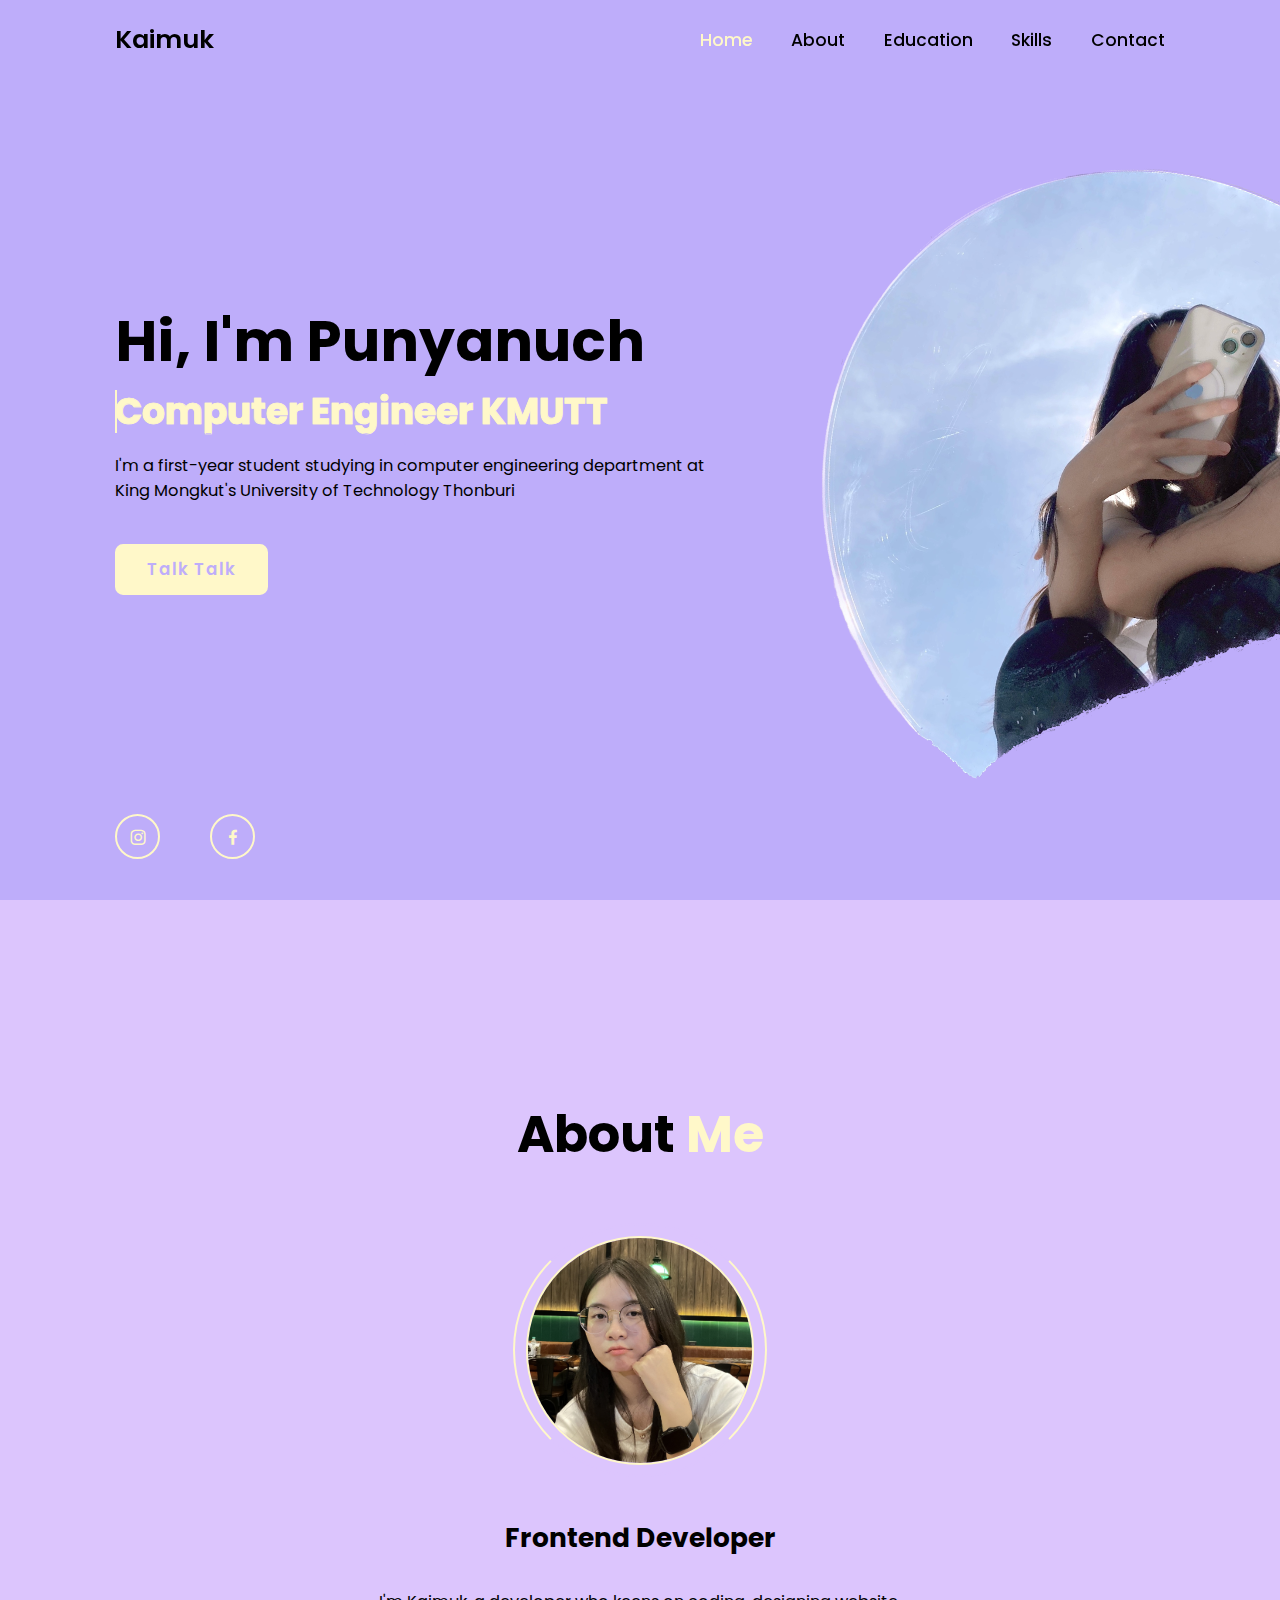
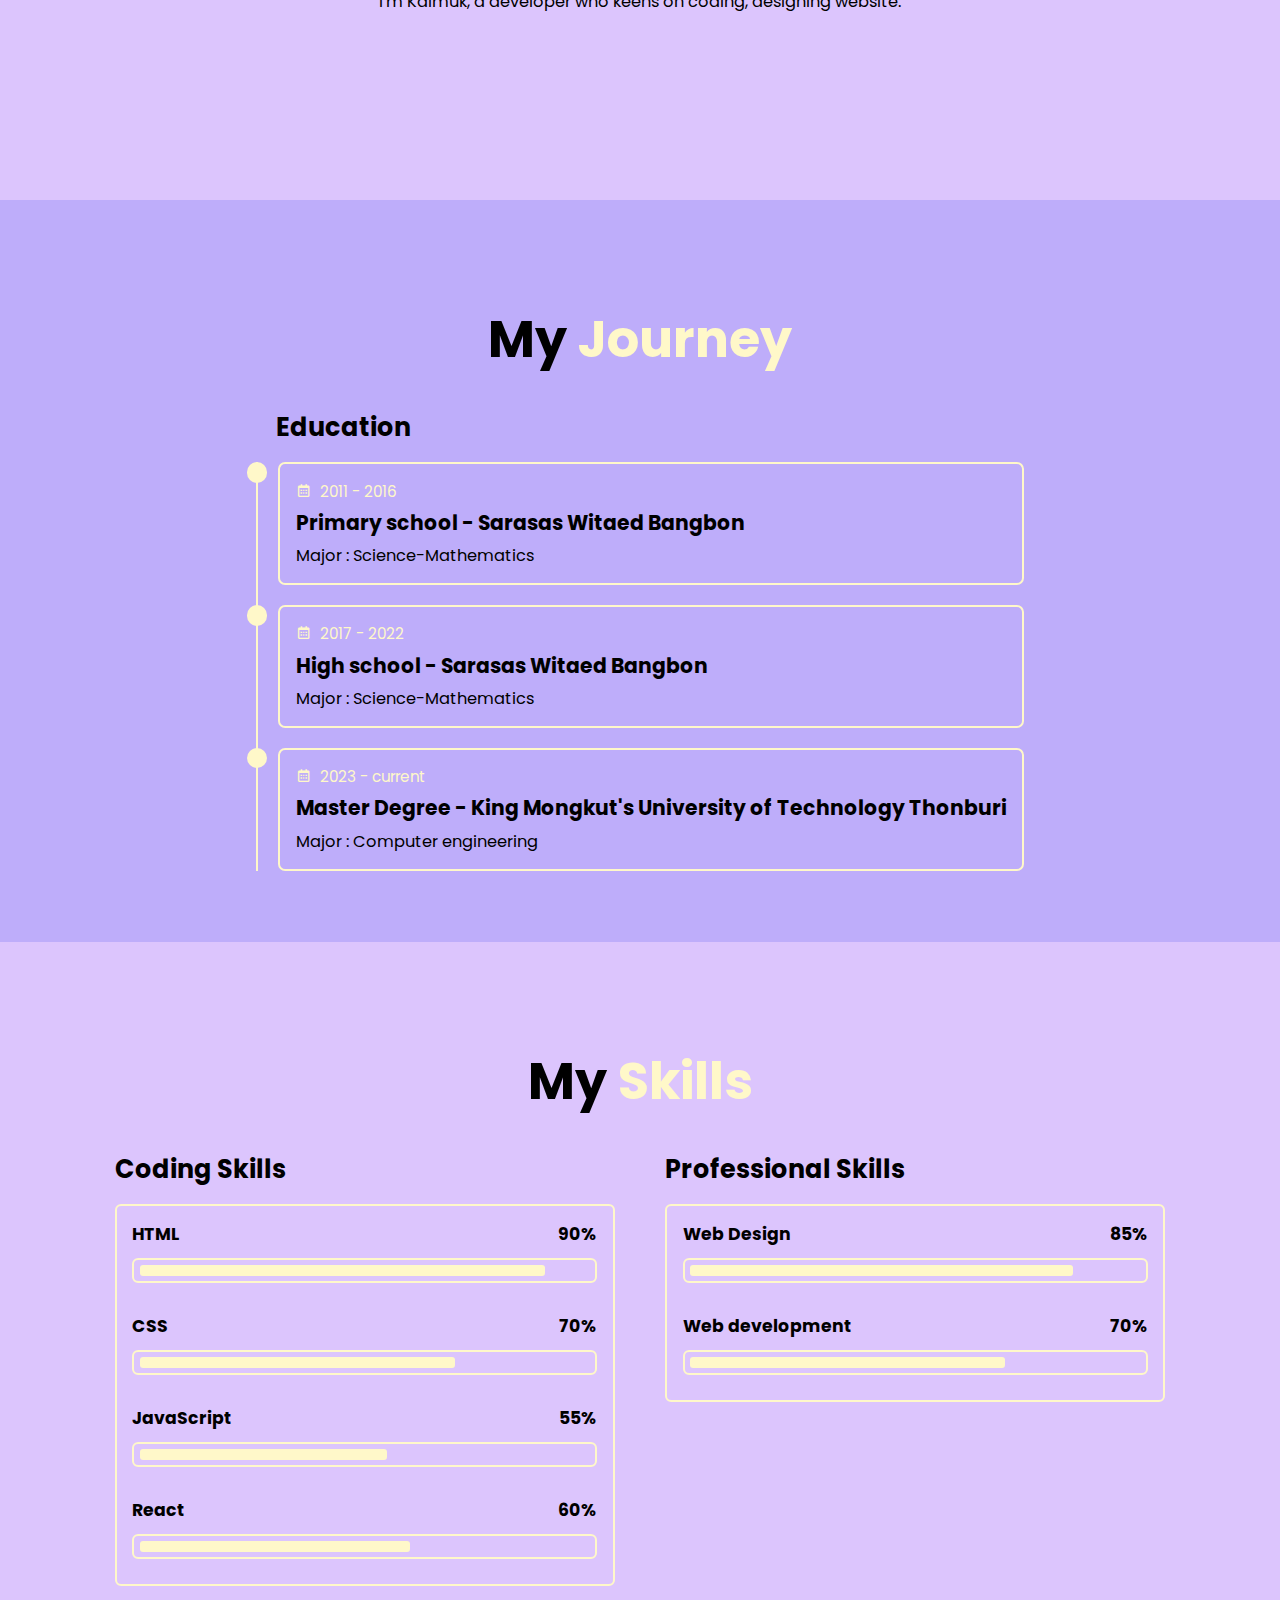
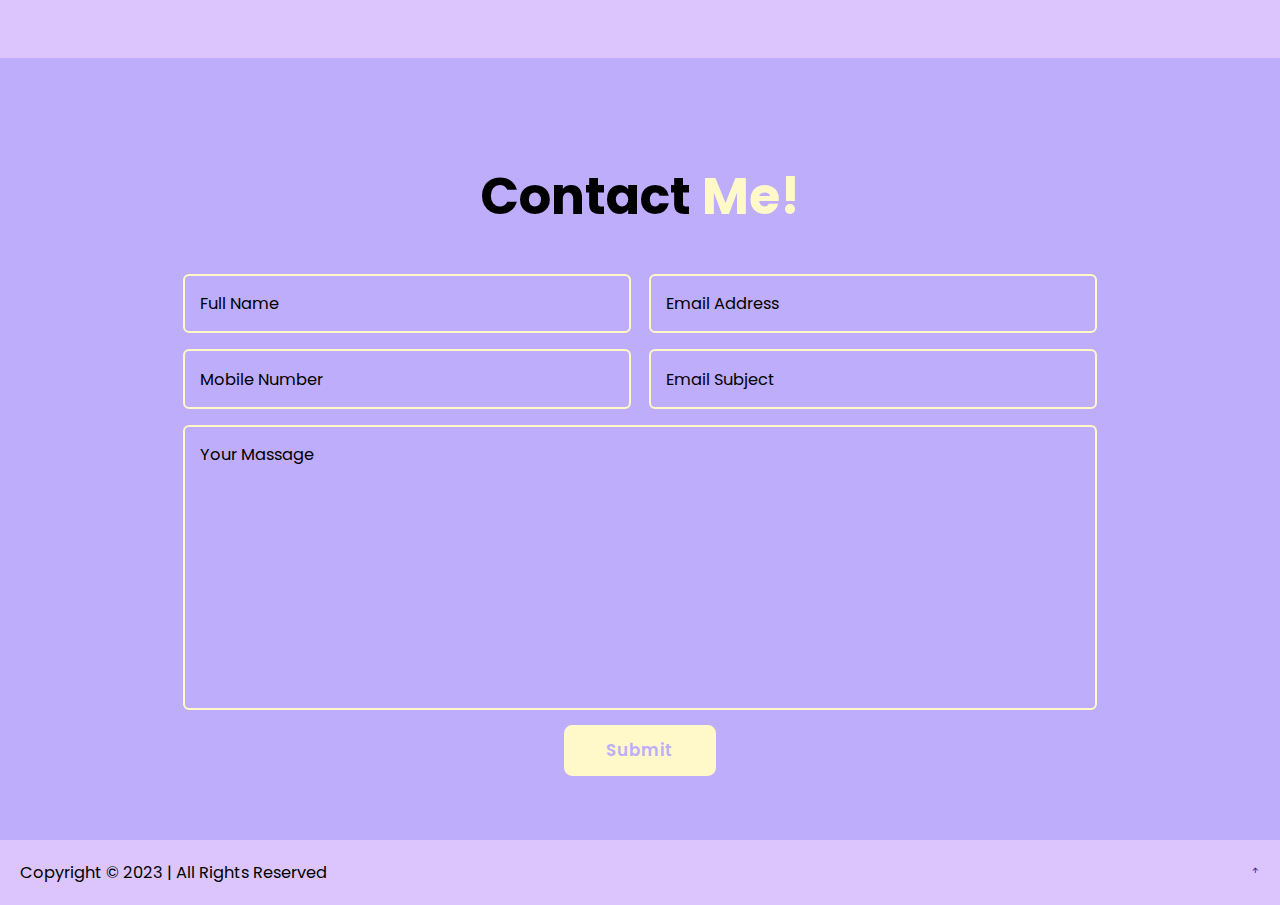
<file: index.html>
<!DOCTYPE html>
<html lang="en">
<head>
    <meta charset="UTF-8">
    <meta name="viewport" content="width=device-width, initial-scale=1.0">
    <title>Portfolio</title>
    <link rel="stylesheet" href="style.css">
    <link href='https://unpkg.com/boxicons@2.1.4/css/boxicons.min.css' rel='stylesheet'>

</head>
<body>
    
 <header class="header">

    <a href="#" class = "logo">Kaimuk</a>

    <nav class="navbar">
        <a href="#home" class="active">Home</a>
        <a href="#about">About</a>
        <a href="#education">Education</a>
        <a href="#skills">Skills</a>
        <a href="#contact">Contact</a>
    </nav>
 </header>

    <section class="home" id="home">
        <div class="home-content">
            
            <h1>Hi, I'm <span>Punyanuch</span></h1>
                <div class="text-animate">
                    <h3>Computer Engineer KMUTT</h3>
                </div>
                <p>I'm a first-year student studying in computer engineering department 
                    at King Mongkut's University of Technology Thonburi </p>
                
                <div class="btn-box">
                    <a href="https://instagram.com/k_ikaii?igshid=NGVhN2U2NjQ0Yg%3D%3D&utm_source=qr" target="_blank"" class="btn">Talk Talk</a>
                </div>
                <img src="image/Home.png">
        </div>
                

        <div class="home-social">
            <a href="https://instagram.com/k_ikaii?igshid=NGVhN2U2NjQ0Yg%3D%3D&utm_source=qr" target="_blank" ><i class='bx bxl-instagram'></i></a>
            <a href="https://www.facebook.com/kkai.iakk" target="_blank"><i class='bx bxl-facebook'></i></a>
        </div>
        
    </section>
    
        <section class="about" id="about">
            <h2 class="heading">About<span> Me</span></h2>
            <div class="about-img">
                <img src="image/about.jpg" alt="">
                <span class="circle-outside"></span>
            </div>

            <div class="about-content">
                <h3>Frontend Developer</h3>
                <p>I'm Kaimuk, a developer who keens on coding, designing website.</p>
            
            </div>
        </section>
        
        <section class="education" id="education">
            <h2 class="heading">My<span> Journey</span></h2>

            <div class="education-row">
                <div class="education-column">
                    <h3 class="title">Education</h3>
                    <div class="education-box">
                        <div class="education-content">
                            <div class="content">
                                <div class="year"><i class='bx bx-calendar'></i> 2011 - 2016</div>
                                <h3>Primary school - Sarasas Witaed Bangbon</h3>
                                <p>Major : Science-Mathematics</p>
                            </div>
                        </div>

                        <div class="education-content">
                            <div class="content">
                                <div class="year"><i class='bx bx-calendar'></i> 2017 - 2022</div>
                                <h3>High school - Sarasas Witaed Bangbon</h3>
                                <p>Major : Science-Mathematics</p>
                            </div>
                        </div>

                        <div class="education-content">
                            <div class="content">
                                <div class="year"><i class='bx bx-calendar'></i> 2023 - current</div>
                                <h3>Master Degree - King Mongkut's University of Technology Thonburi </h3>
                                <p>Major : Computer engineering </p>
                            </div>
                        </div>
                    </div>
                </div>

            </div>
        </section>

        <section class="skills" id="skills">
            <h2 class="heading">My<span> Skills</span></h2>
            <div class="skills-row">
                <div class="skills-column">
                    <h3 class="title">Coding Skills</h3>

                    <div class="skills-box">
                        <div class="skills-content">
                            <div class="progress">
                                <h3>HTML <span>90%</span></h3>
                                <div class="bar"><span></span></div>
                            </div>

                             <div class="progress">
                                <h3>CSS <span>70%</span></h3>
                                 <div class="bar"><span></span></div>
                            </div>

                             <div class="progress">
                                <h3>JavaScript <span>55%</span></h3>
                                <div class="bar"><span></span></div>
                            </div>

                            <div class="progress">
                                <h3>React <span>60%</span></h3>
                                <div class="bar"><span></span></div>
                            </div>
                        </div>
                    </div>
                </div>
            

            
                <div class="skills-column">
                    <h3 class="title">Professional Skills</h3>

                    <div class="skills-box">
                        <div class="skills-content">
                            <div class="progress">
                                <h3>Web Design <span>85%</span></h3>
                                <div class="bar"><span></span></div>
                            </div>

                            <div class="progress">
                                <h3>Web development <span>70%</span></h3>
                                <div class="bar"><span></span></div>
                            </div>
                        </div>
                    </div>
                </div>
            </div>
        </section>

        <section class="contact" id="contact">
            <h2 class="heading">Contact <span>Me!</span></h2>

            <form action="#">
                <div class="input-box">
                    <div class="input-field">
                        <input type="text" placeholder="Full Name" required>
                        <span class="focus"></span>
                    </div>
                    <div class="input-field">
                        <input type="text" placeholder="Email Address" required>
                        <span class="focus"></span>
                    </div>
                </div>

                <div class="input-box">
                    <div class="input-field">
                        <input type="text" placeholder="Mobile Number" required>
                        <span class="focus"></span>
                    </div>
                    <div class="input-field">
                        <input type="text" placeholder="Email Subject" required>
                        <span class="focus"></span>
                    </div>
                </div>

                <div class="textarea-field">
                    <textarea name="" id="" cols="30" rows="10" placeholder="Your Massage" required></textarea>
                    <span class="focus"></span>
                </div>

                <div class="btn-box btns">
                    <button type="submit" class="btn">Submit</button>
                </div>
            </form>
        </section>

        <footer class="footer">
            <div class="footer-text">
                <p>Copyright &copy; 2023 | All Rights Reserved</p>
            </div> 

            <div class="footer-iconTop">
                <a href=""><i class="bx bx-up-arrow-alt"></i></a>
            </div>
        </footer>
    <script src="script.js"></script>
</body>
</html>
</file>
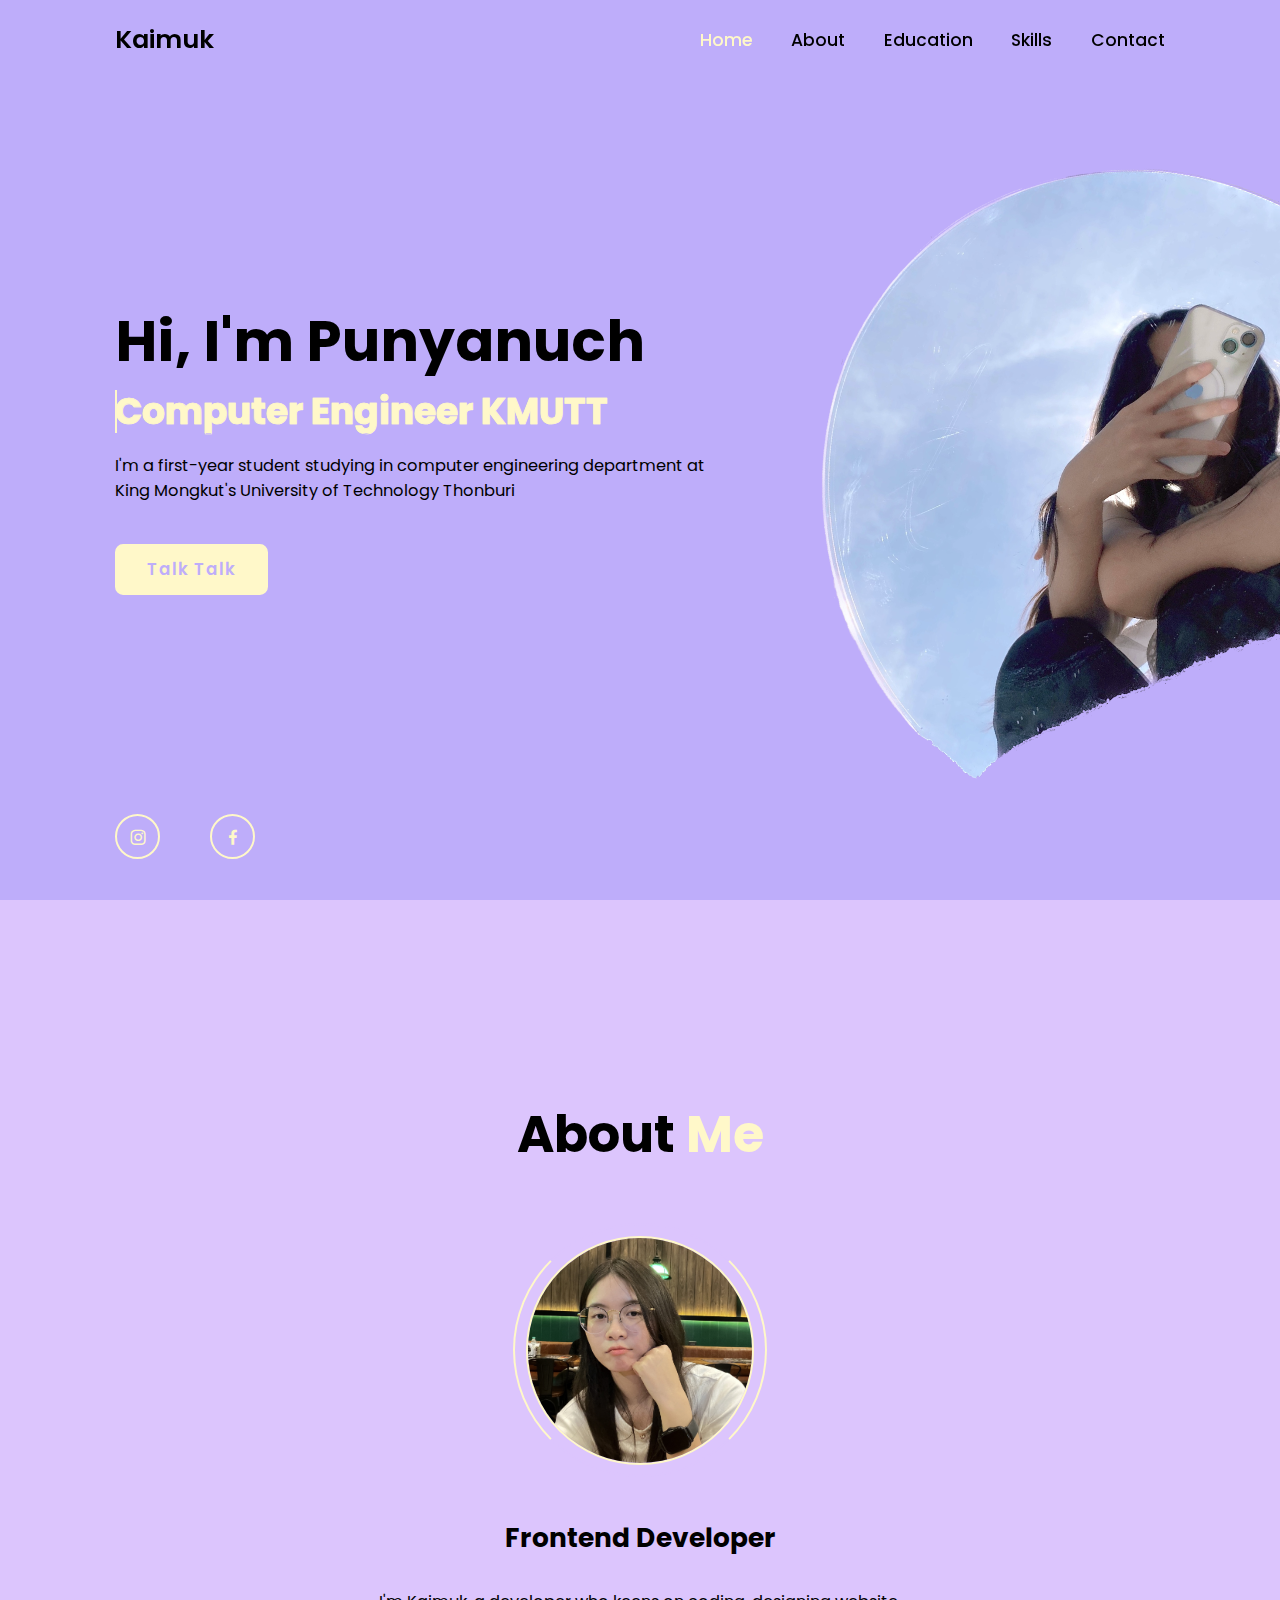
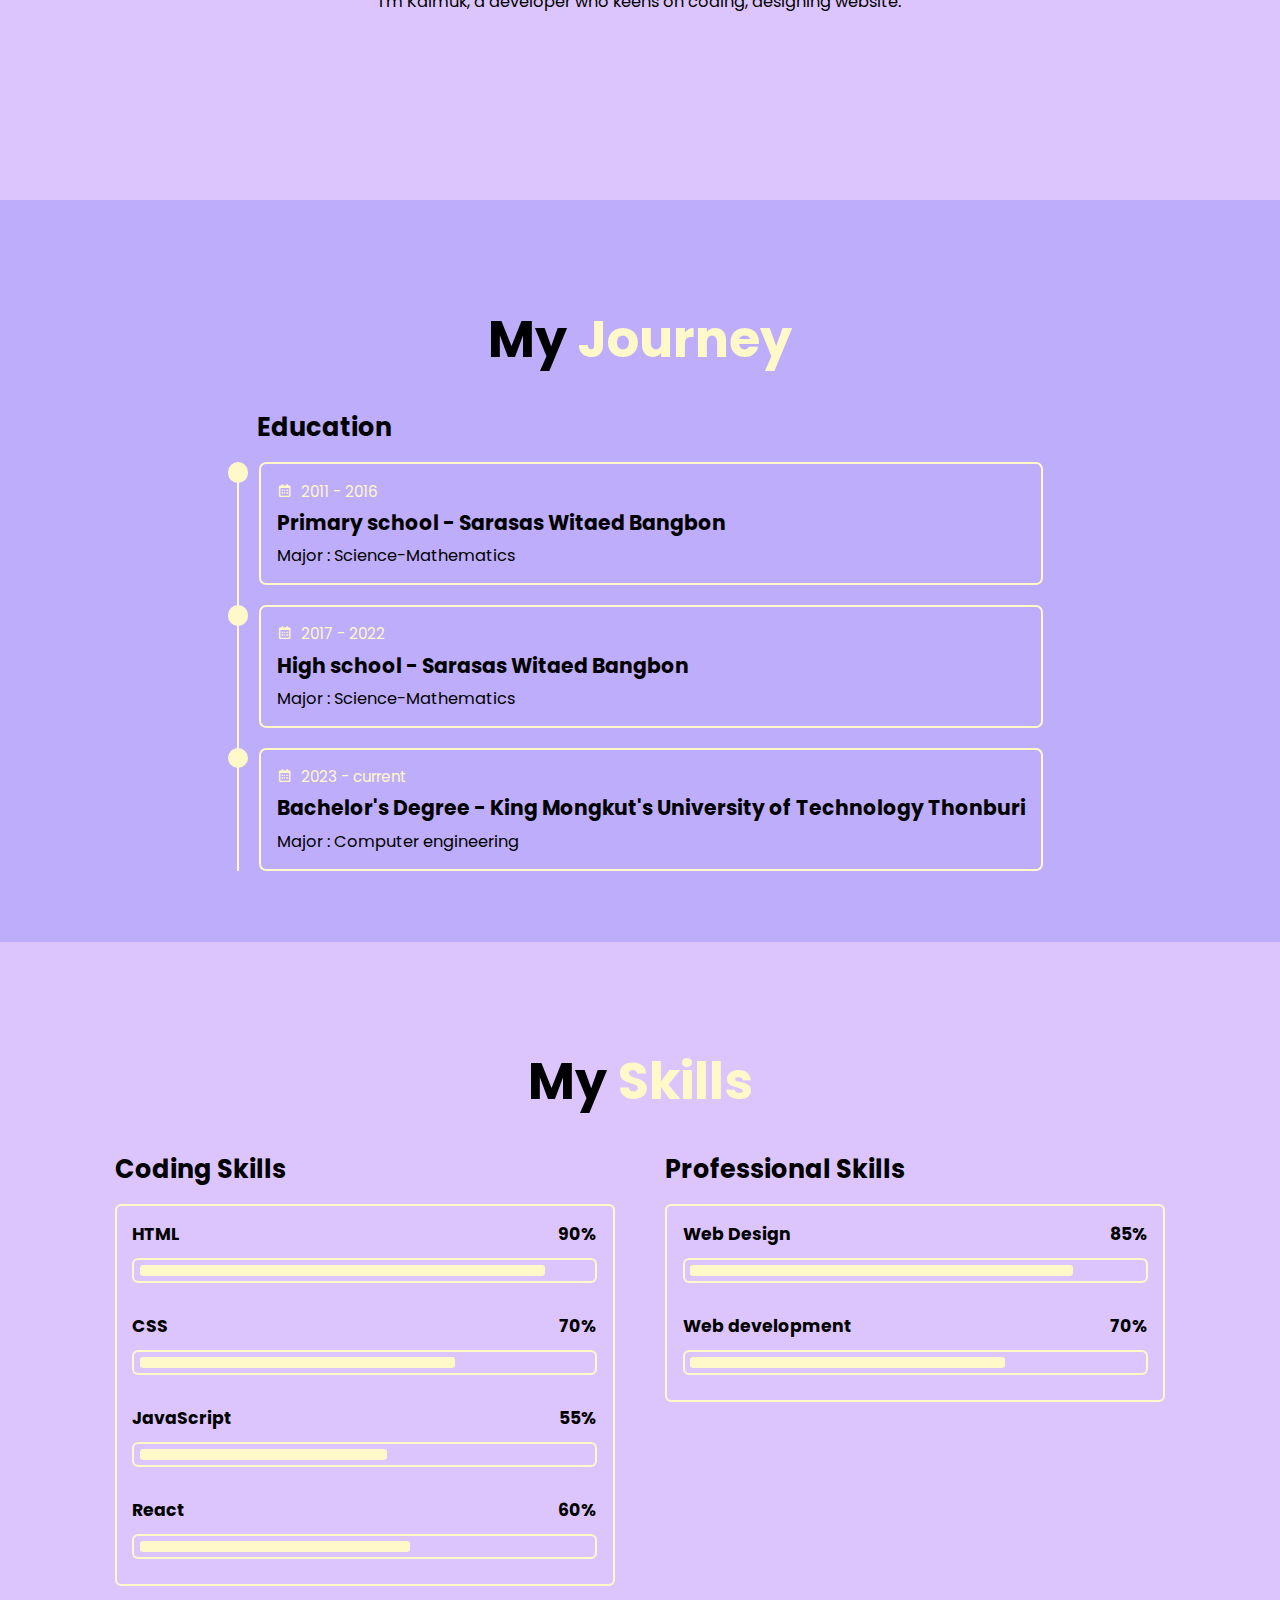
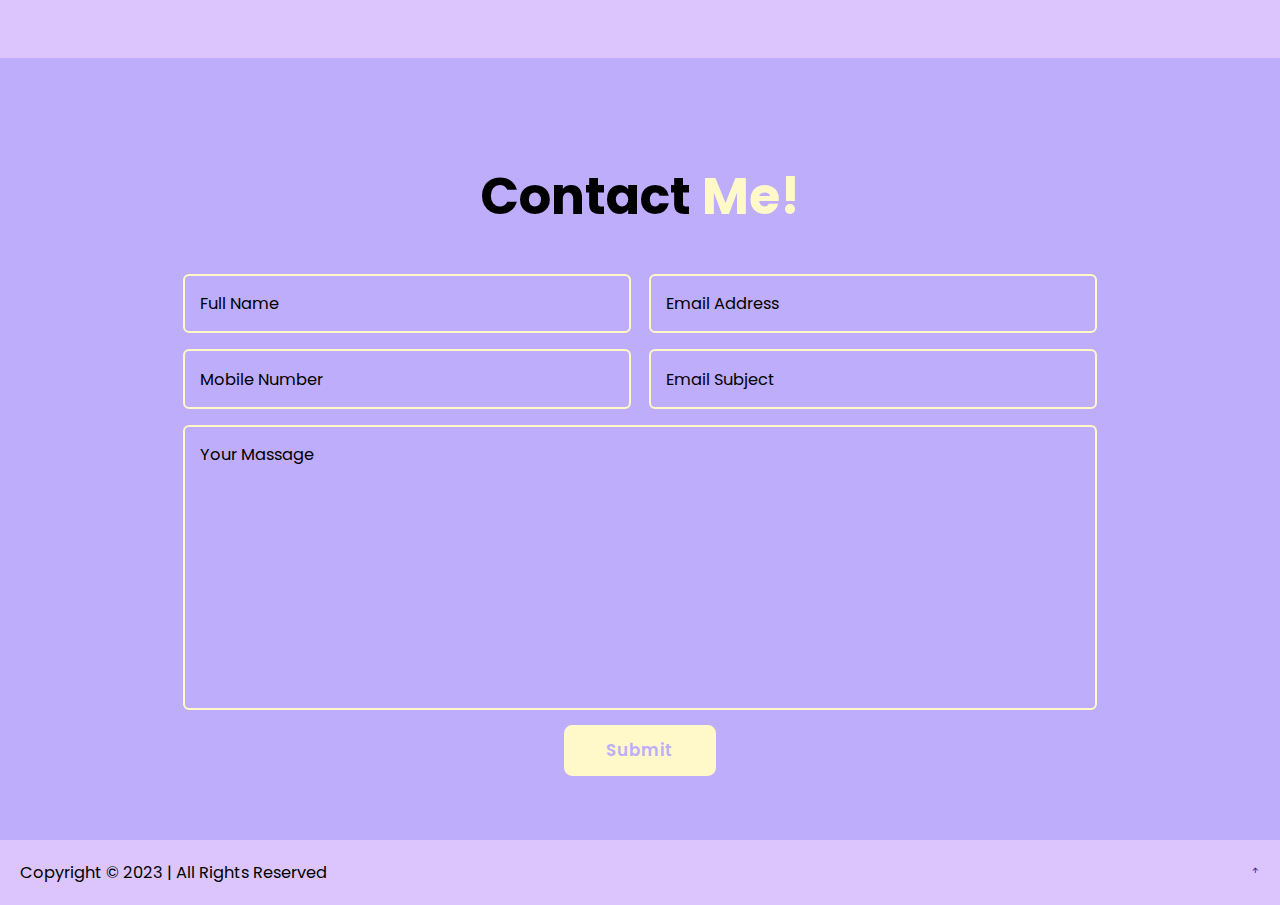
<file: public/index.html>
<!DOCTYPE html>
<html lang="en">
<head>
    <meta charset="UTF-8">
    <meta name="viewport" content="width=device-width, initial-scale=1.0">
    <title>Portfolio</title>
    <link rel="stylesheet" href="style.css">
    <link href='https://unpkg.com/boxicons@2.1.4/css/boxicons.min.css' rel='stylesheet'>

</head>
<body>
    
 <header class="header">

    <a href="#" class = "logo">Kaimuk</a>

    <nav class="navbar">
        <a href="#home" class="active">Home</a>
        <a href="#about">About</a>
        <a href="#education">Education</a>
        <a href="#skills">Skills</a>
        <a href="#contact">Contact</a>
    </nav>
 </header>

    <section class="home" id="home">
        <div class="home-content">
            
            <h1>Hi, I'm <span>Punyanuch</span></h1>
                <div class="text-animate">
                    <h3>Computer Engineer KMUTT</h3>
                </div>
                <p>I'm a first-year student studying in computer engineering department 
                    at King Mongkut's University of Technology Thonburi </p>
                
                <div class="btn-box">
                    <a href="https://instagram.com/k_ikaii?igshid=NGVhN2U2NjQ0Yg%3D%3D&utm_source=qr" target="_blank"" class="btn">Talk Talk</a>
                </div>
                <img src="image/Home.png">
        </div>
                

        <div class="home-social">
            <a href="https://instagram.com/k_ikaii?igshid=NGVhN2U2NjQ0Yg%3D%3D&utm_source=qr" target="_blank" ><i class='bx bxl-instagram'></i></a>
            <a href="https://www.facebook.com/kkai.iakk" target="_blank"><i class='bx bxl-facebook'></i></a>
        </div>
        
    </section>
    
        <section class="about" id="about">
            <h2 class="heading">About<span> Me</span></h2>
            <div class="about-img">
                <img src="image/about.jpg" alt="">
                <span class="circle-outside"></span>
            </div>

            <div class="about-content">
                <h3>Frontend Developer</h3>
                <p>I'm Kaimuk, a developer who keens on coding, designing website.</p>
            
            </div>
        </section>
        
        <section class="education" id="education">
            <h2 class="heading">My<span> Journey</span></h2>

            <div class="education-row">
                <div class="education-column">
                    <h3 class="title">Education</h3>
                    <div class="education-box">
                        <div class="education-content">
                            <div class="content">
                                <div class="year"><i class='bx bx-calendar'></i> 2011 - 2016</div>
                                <h3>Primary school - Sarasas Witaed Bangbon</h3>
                                <p>Major : Science-Mathematics</p>
                            </div>
                        </div>

                        <div class="education-content">
                            <div class="content">
                                <div class="year"><i class='bx bx-calendar'></i> 2017 - 2022</div>
                                <h3>High school - Sarasas Witaed Bangbon</h3>
                                <p>Major : Science-Mathematics</p>
                            </div>
                        </div>

                        <div class="education-content">
                            <div class="content">
                                <div class="year"><i class='bx bx-calendar'></i> 2023 - current</div>
                                <h3>Bachelor's Degree - King Mongkut's University of Technology Thonburi </h3>
                                <p>Major : Computer engineering </p>
                            </div>
                        </div>
                    </div>
                </div>

            </div>
        </section>

        <section class="skills" id="skills">
            <h2 class="heading">My<span> Skills</span></h2>
            <div class="skills-row">
                <div class="skills-column">
                    <h3 class="title">Coding Skills</h3>

                    <div class="skills-box">
                        <div class="skills-content">
                            <div class="progress">
                                <h3>HTML <span>90%</span></h3>
                                <div class="bar"><span></span></div>
                            </div>

                             <div class="progress">
                                <h3>CSS <span>70%</span></h3>
                                 <div class="bar"><span></span></div>
                            </div>

                             <div class="progress">
                                <h3>JavaScript <span>55%</span></h3>
                                <div class="bar"><span></span></div>
                            </div>

                            <div class="progress">
                                <h3>React <span>60%</span></h3>
                                <div class="bar"><span></span></div>
                            </div>
                        </div>
                    </div>
                </div>
            

            
                <div class="skills-column">
                    <h3 class="title">Professional Skills</h3>

                    <div class="skills-box">
                        <div class="skills-content">
                            <div class="progress">
                                <h3>Web Design <span>85%</span></h3>
                                <div class="bar"><span></span></div>
                            </div>

                            <div class="progress">
                                <h3>Web development <span>70%</span></h3>
                                <div class="bar"><span></span></div>
                            </div>
                        </div>
                    </div>
                </div>
            </div>
        </section>

        <section class="contact" id="contact">
            <h2 class="heading">Contact <span>Me!</span></h2>

            <form action="#">
                <div class="input-box">
                    <div class="input-field">
                        <input type="text" placeholder="Full Name" required>
                        <span class="focus"></span>
                    </div>
                    <div class="input-field">
                        <input type="text" placeholder="Email Address" required>
                        <span class="focus"></span>
                    </div>
                </div>

                <div class="input-box">
                    <div class="input-field">
                        <input type="text" placeholder="Mobile Number" required>
                        <span class="focus"></span>
                    </div>
                    <div class="input-field">
                        <input type="text" placeholder="Email Subject" required>
                        <span class="focus"></span>
                    </div>
                </div>

                <div class="textarea-field">
                    <textarea name="" id="" cols="30" rows="10" placeholder="Your Massage" required></textarea>
                    <span class="focus"></span>
                </div>

                <div class="btn-box btns">
                    <button type="submit" class="btn">Submit</button>
                </div>
            </form>
        </section>

        <footer class="footer">
            <div class="footer-text">
                <p>Copyright &copy; 2023 | All Rights Reserved</p>
            </div> 

            <div class="footer-iconTop">
                <a href=""><i class="bx bx-up-arrow-alt"></i></a>
            </div>
        </footer>
    <script src="script.js"></script>
</body>
</html>
</file>
<file: style.css>
@import url('https://fonts.googleapis.com/css2?family=Poppins:wght@100;200;300;400;500;600;700;800;900&display=swap');

*{
    margin: 0;
    padding: 0;
    box-sizing: border-box;
    text-decoration: none;
    border: none;
    outline: none;
    scroll-behavior: smooth;
    font-family: 'Poppins', sans-serif;
}

:root 
{
    --bg-color: #BEADFA;
    --second-bg-color : #dcc5fd;
    --text-color: #000000;
    --main-color: #FFF8C9;
}

html
{
    font-size: 63.5%;
    overflow-x: hidden;
}
body
{
    background: var(--bg-color);
    color: var(--text-color);

}

.header
{
    position: fixed;
    top: 0;
    left: 0;
    width: 100%;
    padding: 2rem 9%;
    background: transparent;
    display: flex;
    justify-content: space-between;
    align-items: center;
    z-index: 100;
    transition: .3s;
}

.header.sticky
{
    background: var(--bg-color);

}
.logo

{
    font-size: 2.5rem;
    color: var(--text-color);
    font-weight: 600;
}

.navbar a
{
    font-size: 1.7rem;
    color: var(--text-color);
    font-weight: 500;
    margin-left: 3.5rem;
}

.navbar a:hover, .navbar a.active 
{
    color: var(--main-color);
}

#menu-icon
{
    font-size: 3.6rem;
    color: var(--text-color);
    cursor: pointer;
    display:none;
}

section
{
    min-height: 100vh;
    padding: 10rem 9% 2rem;
}

.home
{
    display: flex;
    align-items: center;
    padding: 0 9%;
    /*background: url('/image/Home.png') no-repeat;*/
    background-size: cover;
    background-position: center;
}

.home-content 
{
    max-width: 60rem;
}

.home-content h1
{
    font-size: 5.6rem;
    font-weight: 700;
    line-height: 1.3;
}

.home-content h1 span
{
    color: var(--text-color);
}

.home-content .text-animate
{
    position: relative;
    width: 32.8rem;
}

.home-content .text-animate h3
{
    position: relative;
    width: 50rem;
    margin: 1rem  0 1rem 0;
    line-height: 1.2;
}

.home-content .text-animate h3
{
    font-size: 3.55rem;
    font-weight: 700;
    color: transparent;
    -webkit-text-stroke: .7px var(--main-color);
    background-image: linear-gradient(var(--main-color),var(--main-color));
    background-repeat: no-repeat;
    -webkit-background-clip: text;
    background-position: 0 0;
    animation: homeAnimateText 6s linear infinite ;
    animation-delay: 2s;
}

.home-content .text-animate h3::before
{
    content: '';
    position: absolute;
    top: 0;
    left: 0;
    width: 0;
    height: 100%;
    border-right: 2px solid var(--main-color) ;
    animation: homeCursorAnimateText 6s linear infinite ;
    animation-delay: 2s;
    z-index: -1;
}

.home-content p 
{
    font-size: 1.6rem;
    margin: 2rem 0 4rem;
}

.btn-box
{
    position: relative;
    display: flex;
    justify-content: space-between;
    width: 34.5rem;
    height: 5rem;
}

.btn-box .btn
{
    position: relative;
    display: inline-flex;
    justify-content: center;
    align-items: center;
    width: 15rem;
    height: 100%;
    background-color:var(--main-color);
    border: .2rem solid var(--main-color);
    border-radius: .8rem;
    font-size: 1.65rem;
    font-weight: 600;
    letter-spacing: .1rem;
    color: var(--bg-color);
    z-index: 1;
    overflow: hidden;
}

.btn-box .btn::before
{
    content: '';
    position: absolute;
    top: 0;
    left: 0;
    width: 0;
    height: 100%;
    background:var(--bg-color);
    z-index: -1;
    transition: .5s;
}

.btn-box .btn:hover::before
{
    width: 100%;
}

.btn-box .btn:nth-child(1):hover
{
    color: var(--main-color);
}

.btn-box .btn:nth-child(2)
{
    background: transparent;
    color: var(--main-color);
}

.btn-box .btn:nth-child(2):hover
{
    color: var(--bg-color);
}

.btn-box .btn:nth-child(2)::before
{
    background: var(--main-color);
}

.home-social
{
    position: absolute;
    bottom: 4rem;
    width: 140px;
    display: flex;
    justify-content:space-between;
}

.home-social a{
    position: relative;
    display: inline-flex;
    justify-content: center;
    align-items: center;
    width: 45px;
    height: 45px;
    background: transparent;
    border: .2rem solid var(--main-color);
    border-radius: 50%;
    font-size: 20px;
    color: var(--main-color);
    z-index: 1;
    overflow: hidden;
}

.home-social a::before
{
    content: '';
    position: absolute;
    top: 0;
    left: 0;
    width: 0;
    height: 100%;
    background: var(--main-color);
    z-index: -1;
    transition: .5s;
}

.home-social a:hover
{
    color: var(--bg-color);
}

.home-social a:hover::before
{
    width: 100%;
}


.about
{
    display: flex;
    justify-content: center;
    align-items: center;
    flex-direction: column;
    gap: 2rem;
    background: var(--second-bg-color);
    padding-bottom: 6rem;

}

.heading
{
    font-size: 5rem;
    margin-bottom: 3rem;
    text-align: center;
}

span 
{
    color: var(--main-color);
}


.about-img
{
    position: relative;
    width: 25rem;
    height: 25rem;
    border-radius: 50%;
    display: flex;
    justify-content: center;
    align-items: center;
}

.about-img img
{
   height: 90%;
   width:90%;
   border-radius: 50%;
   border: .2rem solid var(--main-color);
}

.about-img .circle-outside
{
    position: absolute;
    top: 50%;
    left: 50%;
    transform: translate(-50%,-50%) rotate(0);
    width: 100%;
    height: 100%;
    border-radius: 50%;
    border-top: .2rem solid var(--second-bg-color);
    border-bottom: .2rem solid var(--second-bg-color);
    border-left: .2rem solid var(--main-color);
    border-right: .2rem solid var(--main-color);
}

.about-content
{
    text-align: center;
    
}

.about-content h3
{
    font-size: 2.6rem;
    margin: 2rem 0 3rem;
}

.about-content p
{
    font-size: 1.6rem;
    margin: 2rem 0 3rem;
}

.btn-box.btns 
{
    display: inline-block;
    width: 15rem;
}

.btn-box.btns a::before
{
    background: var(--second-bg-color);
}

.education
{
    display: flex;
    justify-content: center;
    align-items: center;
    flex-direction: column;
    min-height: auto;
    padding-bottom: 5rem;
}

.education .education-row
{
    display: flex;
    flex-wrap: wrap;
    gap: 5rem;
}

.education-row .education-column
{
    flex: 1 1 40rem;
}

.education-column .title
{
    font-size: 2.5rem;
    margin: 0 0 1.5rem 2rem;
}

.education-column .education-box
{
    border-left: .2rem solid var(--main-color);
}

.education-column .education-content
{
    position: relative;
    padding-left: 2rem;
}

.education-content .content
{
    position: relative;
    padding: 1.5rem;
    border: .2rem solid var(--main-color);
    border-radius: .7rem;
    margin-bottom: 2rem;
}

.education-content .content .year
{
    font-size: 1.5rem;
    color: var(--main-color);
    padding-bottom: .5rem;
}

.education-content .content .year i
{
    padding-right: .5rem;
}

.education-content .content h3
{
    font-size: 2rem;
}

.education-content .content p
{
    font-size: 1.6rem;
    padding-top: .5rem ;
}

.education-box .education-content::before
{
    content: '';
    position: absolute;
    top: 0;
    left: -1.1rem;
    width: 2rem;
    height: 2rem;
    background: var(--main-color);
    border-radius: 50%;
}

.education-content .content::before
{
    content: '';
    position: absolute;
    top: 0;
    left: 0;
    width: 0;
    height: 100%;
    background: var(--second-bg-color);
    z-index: -1;
    transition: .5s;
}

.education-content .content:hover::before
{
    width: 100%;
}

.skills 
{
    min-height: auto;
    padding-bottom: 7rem;
    background: var(--second-bg-color);
}

.skills .skills-row
{
    display: flex;
    flex-wrap: wrap;
    gap: 5rem;
}

.skills-row .skills-column
{
    flex: 1 1 40rem;
}

.skills-column .title
{
    font-size: 2.5rem;
    margin: 0 0 1.5rem;
}

.skills-box .skills-content
{
    position: relative;
    border: .2rem solid var(--main-color);
    border-radius: .6rem;
    padding: .5rem 1.5rem;
    z-index: 1;
    overflow: hidden;
}

.skills-box .skills-content::before
{
    content: '';
    position: absolute;
    top: 0;
    left: 0;
    width: 0;
    height: 100%;
    background: var(--bg-color);
    transition: .5s;
    z-index: -1;
}

.skills-box .skills-content:hover::before
{
    width: 100%;
}

.skills-content .progress
{
    padding : 1rem 0;
}

.skills-content .progress h3
{
    font-size: 1.7rem;
    display: flex;
    justify-content: space-between;
}

.skills-content .progress h3 span
{
    color: var(--text-color);
}

.skills-content .progress .bar{
    height: 2.5rem;
    border-radius: .6rem;
    border: .2rem solid var(--main-color);
    padding: .5rem;
    margin: 1rem 0;
}

.skills-content .progress .bar span
{
    display: block;
    height: 100%;
    border-radius: .3rem;
    background: var(--main-color);
}

.skills-column:nth-child(1) .skills-content .progress:nth-child(1) .bar span
{
    width: 90%;
}

.skills-column:nth-child(1) .skills-content .progress:nth-child(2) .bar span
{
    width: 70%;
}

.skills-column:nth-child(1) .skills-content .progress:nth-child(3) .bar span
{
    width: 55%;
}
.skills-column:nth-child(1) .skills-content .progress:nth-child(4) .bar span
{
    width: 60%;
}

.skills-column:nth-child(2) .skills-content .progress:nth-child(1) .bar span
{
    width: 85%;
}
.skills-column:nth-child(2) .skills-content .progress:nth-child(2) .bar span
{
    width: 70%;
}

.contact
{
    min-height: auto;
    padding-bottom: 7rem;
}
.contact form
{
    max-width: 90rem;
    margin: auto;
    text-align: center;
}

.contact .input-box
{
    position: relative;
    display: flex;
    justify-content: space-between;
    flex-wrap: wrap;
}

.contact form .input-box .input-field 
{
    position: relative;
    width: 49%;
    margin: .8rem 0;
}

.contact form .textarea-field
{
    margin: .8rem 0;
}
.contact form .input-box .input-field input
,.contact form .textarea-field textarea
{
    width: 100%;
    height: 100%;
    padding: 1.5rem;

    font-size: 1.6rem;
    color: var(--text-color);
    background: transparent;
    border-radius: .6rem;
    border: .2rem solid var(--main-color);
}

.contact form .input-box .input-field input::placeholder
,.contact form .textarea-field textarea::placeholder
{
    color: var(--text-color);
}

.contact form .focus
{
    position: absolute;
    top: 0;
    left: 0;
    width: 0;
    height: 100%;
    background: var(--second-bg-color);
    border-radius: .6rem;
    transition: .5s;
    z-index: -1;
    overflow: hidden;
}

.contact form .input-box .input-field input:focus~.focus,
.contact form .input-box .input-field input:valid~.focus,
.contact form .textarea-field textarea:focus~.focus
{
    width: 100%;
}

textarea
{
    overflow: hidden;
}
.contact form .textarea-field
{
    position: relative;
    margin: .7rem 0 2 .7rem;
    display: flex;
}

.contact form .textarea-field textarea
{
    resize: none;
}

.contact form .btn-box.btns .btn
{
    cursor: pointer;
    margin-top: .7rem;
}

.footer
{
    display: flex;
    justify-content: space-between;
    align-items: center;
    flex-wrap: wrap;
    padding: 2rem;
    background: var(--second-bg-color);
}

.footer-text p
{
    font-size: 1.6rem;
}

.footer-iconTop a
{
    position: relative;
}

@keyframes homeAnimateText 
{
    0%,10%,100%
    {
        background-position: -50rem 0;
    }
    65%,85%
    {
        background-position: 0 0;
    }

}

@keyframes homeCursorAnimateText 
{
    0%,10%,100%
    {
        width: 0;
    }
    65%,78%,85%
    {
        width:100%;
        opacity: 1;
    }
    75%,81%
    {
        opacity: 0;
    }

}

.home .home-content img
{
    position: absolute;
    right:-20rem;
    transform: rotate(-75deg);
    width: 50%;
    top: 15rem;
    z-index: -1;
}
</file>
<file: public/style.css>
@import url('https://fonts.googleapis.com/css2?family=Poppins:wght@100;200;300;400;500;600;700;800;900&display=swap');

*{
    margin: 0;
    padding: 0;
    box-sizing: border-box;
    text-decoration: none;
    border: none;
    outline: none;
    scroll-behavior: smooth;
    font-family: 'Poppins', sans-serif;
}

:root 
{
    --bg-color: #BEADFA;
    --second-bg-color : #dcc5fd;
    --text-color: #000000;
    --main-color: #FFF8C9;
}

html
{
    font-size: 63.5%;
    overflow-x: hidden;
}
body
{
    background: var(--bg-color);
    color: var(--text-color);

}

.header
{
    position: fixed;
    top: 0;
    left: 0;
    width: 100%;
    padding: 2rem 9%;
    background: transparent;
    display: flex;
    justify-content: space-between;
    align-items: center;
    z-index: 100;
    transition: .3s;
}

.header.sticky
{
    background: var(--bg-color);

}
.logo

{
    font-size: 2.5rem;
    color: var(--text-color);
    font-weight: 600;
}

.navbar a
{
    font-size: 1.7rem;
    color: var(--text-color);
    font-weight: 500;
    margin-left: 3.5rem;
}

.navbar a:hover, .navbar a.active 
{
    color: var(--main-color);
}

#menu-icon
{
    font-size: 3.6rem;
    color: var(--text-color);
    cursor: pointer;
    display:none;
}

section
{
    min-height: 100vh;
    padding: 10rem 9% 2rem;
}

.home
{
    display: flex;
    align-items: center;
    padding: 0 9%;
    /*background: url('/image/Home.png') no-repeat;*/
    background-size: cover;
    background-position: center;
}

.home-content 
{
    max-width: 60rem;
}

.home-content h1
{
    font-size: 5.6rem;
    font-weight: 700;
    line-height: 1.3;
}

.home-content h1 span
{
    color: var(--text-color);
}

.home-content .text-animate
{
    position: relative;
    width: 32.8rem;
}

.home-content .text-animate h3
{
    position: relative;
    width: 50rem;
    margin: 1rem  0 1rem 0;
    line-height: 1.2;
}

.home-content .text-animate h3
{
    font-size: 3.55rem;
    font-weight: 700;
    color: transparent;
    -webkit-text-stroke: .7px var(--main-color);
    background-image: linear-gradient(var(--main-color),var(--main-color));
    background-repeat: no-repeat;
    -webkit-background-clip: text;
    background-position: 0 0;
    animation: homeAnimateText 6s linear infinite ;
    animation-delay: 2s;
}

.home-content .text-animate h3::before
{
    content: '';
    position: absolute;
    top: 0;
    left: 0;
    width: 0;
    height: 100%;
    border-right: 2px solid var(--main-color) ;
    animation: homeCursorAnimateText 6s linear infinite ;
    animation-delay: 2s;
    z-index: -1;
}

.home-content p 
{
    font-size: 1.6rem;
    margin: 2rem 0 4rem;
}

.btn-box
{
    position: relative;
    display: flex;
    justify-content: space-between;
    width: 34.5rem;
    height: 5rem;
}

.btn-box .btn
{
    position: relative;
    display: inline-flex;
    justify-content: center;
    align-items: center;
    width: 15rem;
    height: 100%;
    background-color:var(--main-color);
    border: .2rem solid var(--main-color);
    border-radius: .8rem;
    font-size: 1.65rem;
    font-weight: 600;
    letter-spacing: .1rem;
    color: var(--bg-color);
    z-index: 1;
    overflow: hidden;
}

.btn-box .btn::before
{
    content: '';
    position: absolute;
    top: 0;
    left: 0;
    width: 0;
    height: 100%;
    background:var(--bg-color);
    z-index: -1;
    transition: .5s;
}

.btn-box .btn:hover::before
{
    width: 100%;
}

.btn-box .btn:nth-child(1):hover
{
    color: var(--main-color);
}

.btn-box .btn:nth-child(2)
{
    background: transparent;
    color: var(--main-color);
}

.btn-box .btn:nth-child(2):hover
{
    color: var(--bg-color);
}

.btn-box .btn:nth-child(2)::before
{
    background: var(--main-color);
}

.home-social
{
    position: absolute;
    bottom: 4rem;
    width: 140px;
    display: flex;
    justify-content:space-between;
}

.home-social a{
    position: relative;
    display: inline-flex;
    justify-content: center;
    align-items: center;
    width: 45px;
    height: 45px;
    background: transparent;
    border: .2rem solid var(--main-color);
    border-radius: 50%;
    font-size: 20px;
    color: var(--main-color);
    z-index: 1;
    overflow: hidden;
}

.home-social a::before
{
    content: '';
    position: absolute;
    top: 0;
    left: 0;
    width: 0;
    height: 100%;
    background: var(--main-color);
    z-index: -1;
    transition: .5s;
}

.home-social a:hover
{
    color: var(--bg-color);
}

.home-social a:hover::before
{
    width: 100%;
}


.about
{
    display: flex;
    justify-content: center;
    align-items: center;
    flex-direction: column;
    gap: 2rem;
    background: var(--second-bg-color);
    padding-bottom: 6rem;

}

.heading
{
    font-size: 5rem;
    margin-bottom: 3rem;
    text-align: center;
}

span 
{
    color: var(--main-color);
}


.about-img
{
    position: relative;
    width: 25rem;
    height: 25rem;
    border-radius: 50%;
    display: flex;
    justify-content: center;
    align-items: center;
}

.about-img img
{
   height: 90%;
   width:90%;
   border-radius: 50%;
   border: .2rem solid var(--main-color);
}

.about-img .circle-outside
{
    position: absolute;
    top: 50%;
    left: 50%;
    transform: translate(-50%,-50%) rotate(0);
    width: 100%;
    height: 100%;
    border-radius: 50%;
    border-top: .2rem solid var(--second-bg-color);
    border-bottom: .2rem solid var(--second-bg-color);
    border-left: .2rem solid var(--main-color);
    border-right: .2rem solid var(--main-color);
}

.about-content
{
    text-align: center;
    
}

.about-content h3
{
    font-size: 2.6rem;
    margin: 2rem 0 3rem;
}

.about-content p
{
    font-size: 1.6rem;
    margin: 2rem 0 3rem;
}

.btn-box.btns 
{
    display: inline-block;
    width: 15rem;
}

.btn-box.btns a::before
{
    background: var(--second-bg-color);
}

.education
{
    display: flex;
    justify-content: center;
    align-items: center;
    flex-direction: column;
    min-height: auto;
    padding-bottom: 5rem;
}

.education .education-row
{
    display: flex;
    flex-wrap: wrap;
    gap: 5rem;
}

.education-row .education-column
{
    flex: 1 1 40rem;
}

.education-column .title
{
    font-size: 2.5rem;
    margin: 0 0 1.5rem 2rem;
}

.education-column .education-box
{
    border-left: .2rem solid var(--main-color);
}

.education-column .education-content
{
    position: relative;
    padding-left: 2rem;
}

.education-content .content
{
    position: relative;
    padding: 1.5rem;
    border: .2rem solid var(--main-color);
    border-radius: .7rem;
    margin-bottom: 2rem;
}

.education-content .content .year
{
    font-size: 1.5rem;
    color: var(--main-color);
    padding-bottom: .5rem;
}

.education-content .content .year i
{
    padding-right: .5rem;
}

.education-content .content h3
{
    font-size: 2rem;
}

.education-content .content p
{
    font-size: 1.6rem;
    padding-top: .5rem ;
}

.education-box .education-content::before
{
    content: '';
    position: absolute;
    top: 0;
    left: -1.1rem;
    width: 2rem;
    height: 2rem;
    background: var(--main-color);
    border-radius: 50%;
}

.education-content .content::before
{
    content: '';
    position: absolute;
    top: 0;
    left: 0;
    width: 0;
    height: 100%;
    background: var(--second-bg-color);
    z-index: -1;
    transition: .5s;
}

.education-content .content:hover::before
{
    width: 100%;
}

.skills 
{
    min-height: auto;
    padding-bottom: 7rem;
    background: var(--second-bg-color);
}

.skills .skills-row
{
    display: flex;
    flex-wrap: wrap;
    gap: 5rem;
}

.skills-row .skills-column
{
    flex: 1 1 40rem;
}

.skills-column .title
{
    font-size: 2.5rem;
    margin: 0 0 1.5rem;
}

.skills-box .skills-content
{
    position: relative;
    border: .2rem solid var(--main-color);
    border-radius: .6rem;
    padding: .5rem 1.5rem;
    z-index: 1;
    overflow: hidden;
}

.skills-box .skills-content::before
{
    content: '';
    position: absolute;
    top: 0;
    left: 0;
    width: 0;
    height: 100%;
    background: var(--bg-color);
    transition: .5s;
    z-index: -1;
}

.skills-box .skills-content:hover::before
{
    width: 100%;
}

.skills-content .progress
{
    padding : 1rem 0;
}

.skills-content .progress h3
{
    font-size: 1.7rem;
    display: flex;
    justify-content: space-between;
}

.skills-content .progress h3 span
{
    color: var(--text-color);
}

.skills-content .progress .bar{
    height: 2.5rem;
    border-radius: .6rem;
    border: .2rem solid var(--main-color);
    padding: .5rem;
    margin: 1rem 0;
}

.skills-content .progress .bar span
{
    display: block;
    height: 100%;
    border-radius: .3rem;
    background: var(--main-color);
}

.skills-column:nth-child(1) .skills-content .progress:nth-child(1) .bar span
{
    width: 90%;
}

.skills-column:nth-child(1) .skills-content .progress:nth-child(2) .bar span
{
    width: 70%;
}

.skills-column:nth-child(1) .skills-content .progress:nth-child(3) .bar span
{
    width: 55%;
}
.skills-column:nth-child(1) .skills-content .progress:nth-child(4) .bar span
{
    width: 60%;
}

.skills-column:nth-child(2) .skills-content .progress:nth-child(1) .bar span
{
    width: 85%;
}
.skills-column:nth-child(2) .skills-content .progress:nth-child(2) .bar span
{
    width: 70%;
}

.contact
{
    min-height: auto;
    padding-bottom: 7rem;
}
.contact form
{
    max-width: 90rem;
    margin: auto;
    text-align: center;
}

.contact .input-box
{
    position: relative;
    display: flex;
    justify-content: space-between;
    flex-wrap: wrap;
}

.contact form .input-box .input-field 
{
    position: relative;
    width: 49%;
    margin: .8rem 0;
}

.contact form .textarea-field
{
    margin: .8rem 0;
}
.contact form .input-box .input-field input
,.contact form .textarea-field textarea
{
    width: 100%;
    height: 100%;
    padding: 1.5rem;

    font-size: 1.6rem;
    color: var(--text-color);
    background: transparent;
    border-radius: .6rem;
    border: .2rem solid var(--main-color);
}

.contact form .input-box .input-field input::placeholder
,.contact form .textarea-field textarea::placeholder
{
    color: var(--text-color);
}

.contact form .focus
{
    position: absolute;
    top: 0;
    left: 0;
    width: 0;
    height: 100%;
    background: var(--second-bg-color);
    border-radius: .6rem;
    transition: .5s;
    z-index: -1;
    overflow: hidden;
}

.contact form .input-box .input-field input:focus~.focus,
.contact form .input-box .input-field input:valid~.focus,
.contact form .textarea-field textarea:focus~.focus
{
    width: 100%;
}

textarea
{
    overflow: hidden;
}
.contact form .textarea-field
{
    position: relative;
    margin: .7rem 0 2 .7rem;
    display: flex;
}

.contact form .textarea-field textarea
{
    resize: none;
}

.contact form .btn-box.btns .btn
{
    cursor: pointer;
    margin-top: .7rem;
}

.footer
{
    display: flex;
    justify-content: space-between;
    align-items: center;
    flex-wrap: wrap;
    padding: 2rem;
    background: var(--second-bg-color);
}

.footer-text p
{
    font-size: 1.6rem;
}

.footer-iconTop a
{
    position: relative;
}

@keyframes homeAnimateText 
{
    0%,10%,100%
    {
        background-position: -50rem 0;
    }
    65%,85%
    {
        background-position: 0 0;
    }

}

@keyframes homeCursorAnimateText 
{
    0%,10%,100%
    {
        width: 0;
    }
    65%,78%,85%
    {
        width:100%;
        opacity: 1;
    }
    75%,81%
    {
        opacity: 0;
    }

}

.home .home-content img
{
    position: absolute;
    right:-20rem;
    transform: rotate(-75deg);
    width: 50%;
    top: 15rem;
    z-index: -1;
}
</file>
